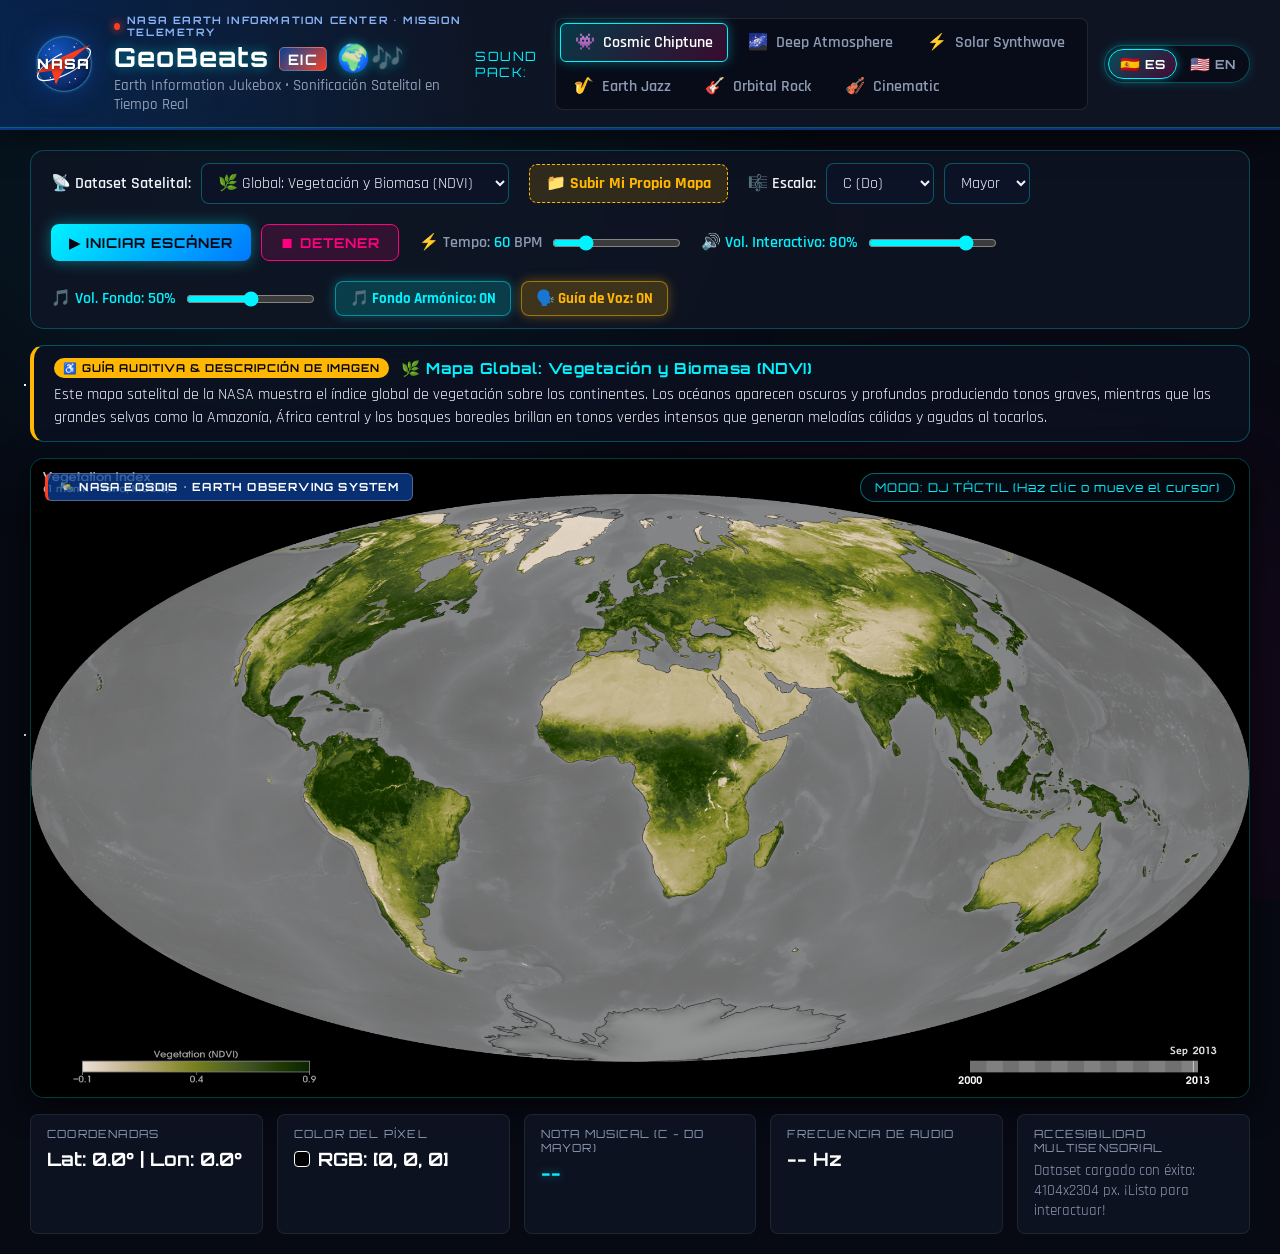
<file: index.html>
<!DOCTYPE html>
<html lang="en">
<head>
  <meta charset="UTF-8" />
  <meta http-equiv="refresh" content="0; url=/04_interface/index.html" />
  <meta name="viewport" content="width=device-width, initial-scale=1.0" />
  <title>GeoBeats: Earth Information Jukebox — NASA Space Apps</title>
  <script>
    window.location.replace("/04_interface/index.html");
  </script>
</head>
<body style="background:#050811;color:#f8fafc;font-family:sans-serif;display:flex;align-items:center;justify-content:center;height:100vh;margin:0;">
  <p>Loading <a href="/04_interface/index.html" style="color:#00f0ff;">GeoBeats: Earth Information Jukebox</a>...</p>
</body>
</html>
</file>
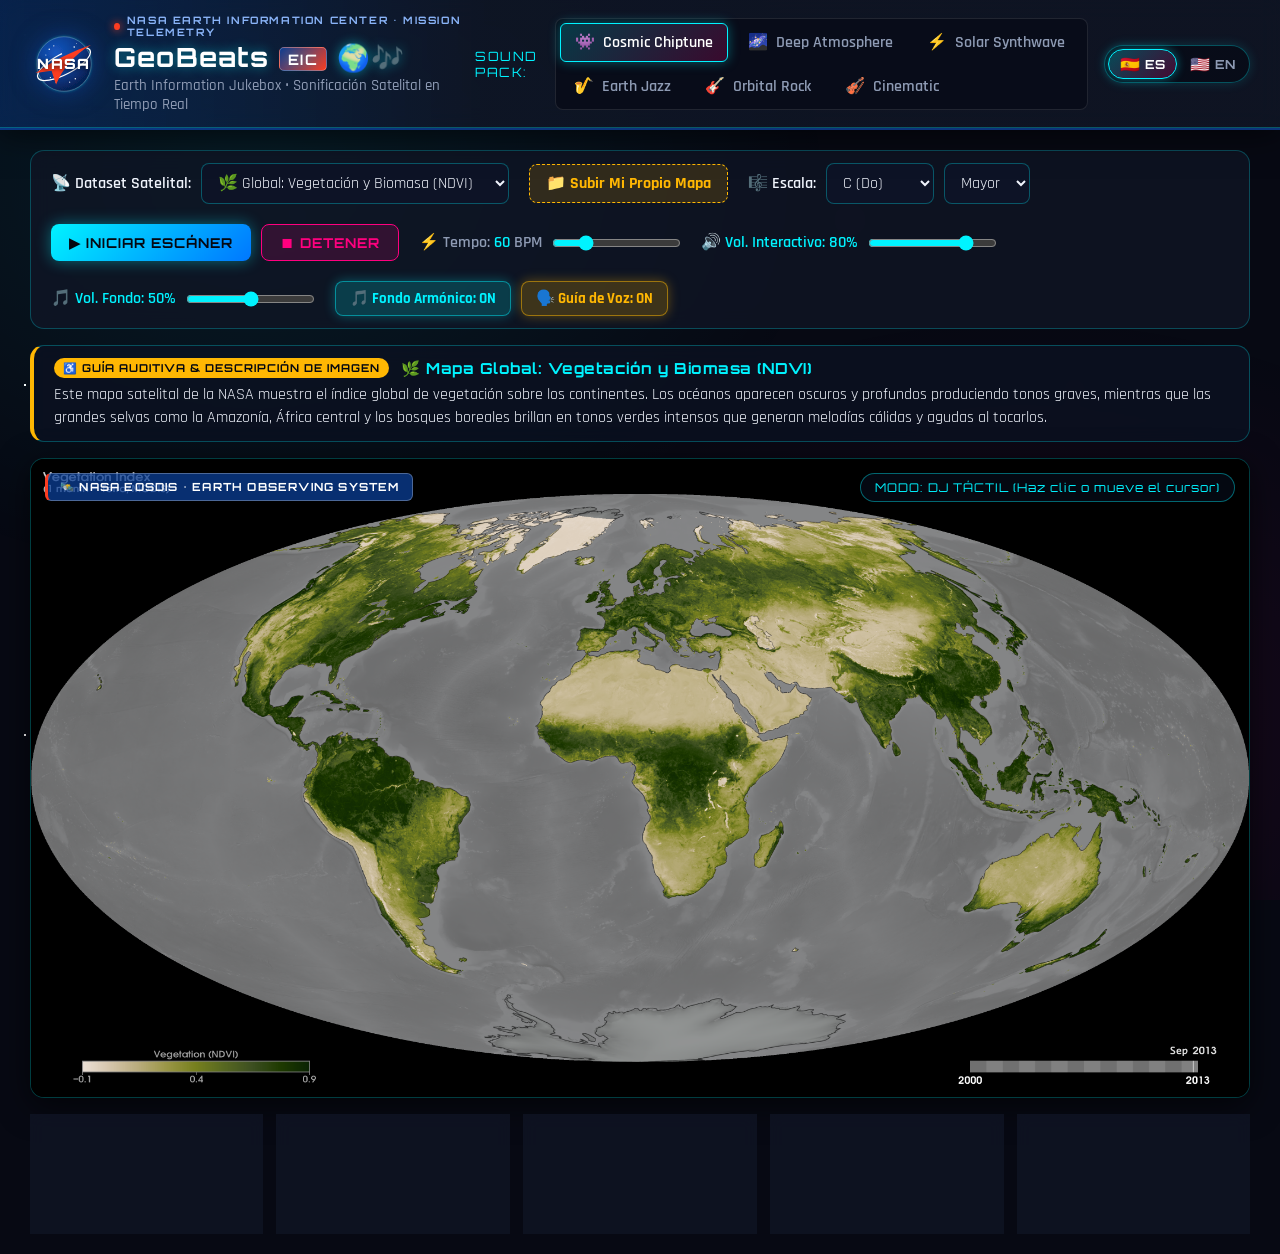
<file: 04_interface/index.html>
<!DOCTYPE html>
<html lang="es">
<head>
  <meta charset="UTF-8">
  <meta name="viewport" content="width=device-width, initial-scale=1.0">
  <title>NASA GeoBeats - Jukebox Terrestre</title>
  <link rel="preconnect" href="https://fonts.googleapis.com">
  <link rel="preconnect" href="https://fonts.gstatic.com" crossorigin>
  <link href="https://fonts.googleapis.com/css2?family=Orbitron:wght@500;700;900&family=Rajdhani:wght@500;600;700&display=swap" rel="stylesheet">
  <link rel="stylesheet" href="style.css">
</head>
<body>
  <div class="stars-bg"></div>

  <header class="app-header">
    <div class="logo-group">
      <div class="nasa-logo-wrapper" title="National Aeronautics and Space Administration - Earth Information Center">
        <svg class="nasa-meatball-svg" viewBox="0 0 120 120" xmlns="http://www.w3.org/2000/svg" role="img" aria-label="NASA Logo">
          <defs>
            <radialGradient id="nasaSphereGrad" cx="35%" cy="30%" r="70%">
              <stop offset="0%" stop-color="#1557c0"/>
              <stop offset="55%" stop-color="#0b3d91"/>
              <stop offset="100%" stop-color="#062256"/>
            </radialGradient>
            <filter id="nasaGlow" x="-20%" y="-20%" width="140%" height="140%">
              <feDropShadow dx="0" dy="0" stdDeviation="3" flood-color="#00f3ff" flood-opacity="0.45"/>
            </filter>
          </defs>
          <!-- Esfera Azul NASA (Meatball) -->
          <circle cx="60" cy="60" r="48" fill="url(#nasaSphereGrad)" stroke="rgba(255,255,255,0.22)" stroke-width="1.5" filter="url(#nasaGlow)"/>
          <!-- Constelaciones de estrellas blancas -->
          <circle cx="34" cy="34" r="1.3" fill="#ffffff"/>
          <circle cx="42" cy="28" r="1.0" fill="#ffffff"/>
          <circle cx="28" cy="44" r="0.9" fill="#ffffff"/>
          <circle cx="78" cy="30" r="1.4" fill="#ffffff"/>
          <circle cx="88" cy="38" r="1.0" fill="#ffffff"/>
          <circle cx="82" cy="24" r="0.8" fill="#ffffff"/>
          <circle cx="36" cy="84" r="1.2" fill="#ffffff"/>
          <circle cx="46" cy="92" r="0.9" fill="#ffffff"/>
          <circle cx="80" cy="86" r="1.3" fill="#ffffff"/>
          <circle cx="70" cy="92" r="1.0" fill="#ffffff"/>
          <!-- Órbita espacial blanca -->
          <ellipse cx="60" cy="60" rx="52" ry="18" fill="none" stroke="#ffffff" stroke-width="2.2" stroke-dasharray="180 45" transform="rotate(-28 60 60)"/>
          <!-- Vector Rojo Supersónico (Chevron NASA #FC3D21) -->
          <path d="M 10 76 Q 55 44 108 26 Q 64 52 46 96 L 38 72 L 10 76 Z" fill="#fc3d21"/>
          <!-- Tipografía Oficial NASA -->
          <text x="60" y="68" text-anchor="middle" fill="#ffffff" font-family="'Orbitron', sans-serif" font-weight="900" font-size="25" letter-spacing="2.5" style="filter: drop-shadow(0 2px 4px rgba(0,0,0,0.7));">NASA</text>
        </svg>
      </div>
      <div class="title-block">
        <div class="nasa-mission-tag">
          <span class="live-dot"></span>
          <span id="missionTagText">NASA EARTH INFORMATION CENTER • MISSION TELEMETRY</span>
        </div>
        <h1>GeoBeats <span class="title-accent">EIC</span> 🌍🎶</h1>
        <p class="subtitle" id="appSubtitle">Earth Information Jukebox • Sonificación Satelital en Tiempo Real</p>
      </div>
    </div>

    <div class="header-right-group">
      <!-- Sound Packs Selector -->
      <div class="sound-packs-container">
        <span class="pack-label" id="packLabel">SOUND PACK:</span>
        <div class="pack-buttons" id="packButtons">
          <button class="pack-btn active" data-pack="chiptune" id="btnChiptune">
            <span class="icon">👾</span>
            <span class="name">Cosmic Chiptune</span>
          </button>
          <button class="pack-btn" data-pack="lofi" id="btnLofi">
            <span class="icon">🌌</span>
            <span class="name">Deep Atmosphere</span>
          </button>
          <button class="pack-btn" data-pack="synthwave" id="btnSynthwave">
            <span class="icon">⚡</span>
            <span class="name">Solar Synthwave</span>
          </button>
          <button class="pack-btn" data-pack="jazz" id="btnJazz">
            <span class="icon">🎷</span>
            <span class="name">Earth Jazz</span>
          </button>
          <button class="pack-btn" data-pack="rock" id="btnRock">
            <span class="icon">🎸</span>
            <span class="name">Orbital Rock</span>
          </button>
          <button class="pack-btn" data-pack="cinematic" id="btnCinematic">
            <span class="icon">🎻</span>
            <span class="name">Cinematic</span>
          </button>
        </div>
      </div>

      <!-- Language Switch with Flags -->
      <div class="lang-switch" id="langSwitch" title="Cambiar idioma / Switch language">
        <button type="button" class="lang-option active" data-lang="es" id="btnLangEs">
          <span class="flag">🇪🇸</span>
          <span>ES</span>
        </button>
        <button type="button" class="lang-option" data-lang="en" id="btnLangEn">
          <span class="flag">🇺🇸</span>
          <span>EN</span>
        </button>
      </div>
    </div>
  </header>

  <main class="main-container">
    <!-- Controls Bar -->
    <section class="controls-bar">
      <div class="control-group">
        <label for="datasetSelect" id="datasetLabel">📡 Dataset Satelital:</label>
        <select id="datasetSelect">
          <option value="/01_datasets/vegetacion_ndvi.png" data-es="🌿 Global: Vegetación y Biomasa (NDVI)" data-en="🌿 Global: Vegetation & Biomass (NDVI)">🌿 Global: Vegetación y Biomasa (NDVI)</option>
          <option value="/01_datasets/temperatura_global.png" data-es="🌡️ Global: Anomalías Térmicas" data-en="🌡️ Global: Thermal Anomalies">🌡️ Global: Anomalías Térmicas</option>
          <option value="/01_datasets/corrientes_oceanicas.jpg" data-es="🌊 Global: Corrientes Oceánicas (ECCO)" data-en="🌊 Global: Ocean Currents (ECCO)">🌊 Global: Corrientes Oceánicas (ECCO)</option>
          <option value="/01_datasets/sudamerica_incendios_ndvi.jpg" data-es="🌎 Sudamérica: Amazonía & Incendios" data-en="🌎 South America: Amazonia & Wildfires">🌎 Sudamérica: Amazonía & Incendios</option>
          <option value="/01_datasets/patagonia_glaciar_upsala.jpg" data-es="🏔️ Argentina: Glaciar Upsala (Patagonia)" data-en="🏔️ Argentina: Upsala Glacier (Patagonia)">🏔️ Argentina: Glaciar Upsala (Patagonia)</option>
        </select>
      </div>

      <div class="control-group upload-btn-wrapper">
        <label for="customImageInput" class="custom-file-label" id="uploadLabel">
          📁 Subir Mi Propio Mapa
        </label>
        <input type="file" id="customImageInput" accept="image/png, image/jpeg, image/webp">
      </div>

      <div class="control-group scale-selector-group">
        <label for="scaleRootSelect" id="scaleLabel">🎼 Escala:</label>
        <select id="scaleRootSelect" title="Seleccionar nota tónica de la escala">
          <option value="C" selected>C (Do)</option>
          <option value="C#">C# (Do#)</option>
          <option value="D">D (Re)</option>
          <option value="Eb">Eb (Mib)</option>
          <option value="E">E (Mi)</option>
          <option value="F">F (Fa)</option>
          <option value="F#">F# (Fa#)</option>
          <option value="G">G (Sol)</option>
          <option value="Ab">Ab (Lab)</option>
          <option value="A">A (La)</option>
          <option value="Bb">Bb (Sib)</option>
          <option value="B">B (Si)</option>
        </select>
        <select id="scaleModeSelect" title="Seleccionar modo Mayor o Menor">
          <option value="major" data-es="Mayor" data-en="Major" selected>Mayor</option>
          <option value="minor" data-es="Menor" data-en="Minor">Menor</option>
        </select>
      </div>

      <div class="playback-controls">
        <button id="btnPlay" class="action-btn play-btn">▶ INICIAR ESCÁNER</button>
        <button id="btnStop" class="action-btn stop-btn">⏹ DETENER</button>
      </div>

      <div class="slider-group">
        <label for="speedRange">⚡ Tempo: <span id="speedValue">60</span> BPM</label>
        <input type="range" id="speedRange" min="30" max="160" value="60">
      </div>

      <div class="slider-group">
        <label for="volumeRange"><span id="volumeLabelText">🔊 Vol. Interactivo:</span> <span id="volumeValue">80%</span></label>
        <input type="range" id="volumeRange" min="0" max="100" value="80" title="Volumen de las notas interactivas del mapa">
      </div>

      <div class="slider-group">
        <label for="bgVolumeRange"><span id="bgVolumeLabelText">🎵 Vol. Fondo:</span> <span id="bgVolumeValue">50%</span></label>
        <input type="range" id="bgVolumeRange" min="0" max="100" value="50" title="Volumen de la banda sonora armónica de fondo">
      </div>

      <div class="control-group">
        <button id="btnBgMusic" class="bg-music-btn active" title="Activar/Desactivar banda sonora armónica de fondo en bajo volumen">
          🎵 Fondo Armónico: ON
        </button>
        <button id="btnVoiceGuide" class="voice-guide-btn active" aria-pressed="true" title="Activar/Desactivar instrucciones habladas para personas no videntes (Tecla V)">
          🗣️ Guía de Voz: ON
        </button>
      </div>
    </section>

    <!-- Breve Introducción Escrita y Hablada de la Imagen Actual (1 Párrafo) -->
    <section class="image-intro-card" id="imageIntroCard" aria-live="polite">
      <div class="intro-header">
        <span class="intro-badge" id="introBadgeLabel">♿ GUÍA AUDITIVA & DESCRIPCIÓN DE IMAGEN</span>
        <strong class="intro-title" id="imageIntroTitle">🌿 Mapa Global: Vegetación y Biomasa (NDVI)</strong>
      </div>
      <p class="intro-paragraph" id="imageIntroText">
        Este mapa satelital de la NASA muestra el índice global de vegetación sobre los continentes. Los océanos aparecen oscuros y profundos produciendo tonos graves, mientras que las grandes selvas como la Amazonía, África central y los bosques boreales brillan en tonos verdes intensos que generan melodías cálidas y agudas al tocarlos.
      </p>
    </section>

    <!-- Interactive Canvas Viewer -->
    <section class="viewer-section">
      <div class="canvas-wrapper" id="canvasWrapper">
        <canvas id="mapCanvas"></canvas>
        <div id="crosshairX" class="crosshair-x"></div>
        <div id="crosshairY" class="crosshair-y"></div>
        <div id="scanLine" class="scan-line"></div>
        <div id="cursorPulse" class="cursor-pulse"></div>
        <div class="nasa-hud-badge" id="nasaHudBadge">🛰️ NASA EOSDIS • EARTH OBSERVING SYSTEM</div>
        <div class="mode-badge" id="modeBadge">MODO: DJ TÁCTIL (Haz clic o mueve el cursor)</div>
      </div>
    </section>

    <!-- Telemetry & Accessibility Dashboard -->
    <footer class="telemetry-dashboard">
      <div class="telemetry-card">
        <span class="telem-title" id="titleCoords">COORDENADAS</span>
        <div class="telem-value" id="telemCoords">Lat: 0.0° | Lon: 0.0°</div>
      </div>
      <div class="telemetry-card">
        <span class="telem-title" id="titlePixelColor">COLOR DEL PÍXEL</span>
        <div class="telem-value color-badge-wrap">
          <span id="colorSwatch" class="color-swatch"></span>
          <span id="telemRGB">RGB: [0, 0, 0]</span>
        </div>
      </div>
      <div class="telemetry-card">
        <span class="telem-title" id="telemScaleTitle">NOTA MUSICAL (C - DO MAYOR)</span>
        <div class="telem-value note-highlight" id="telemNote">--</div>
      </div>
      <div class="telemetry-card">
        <span class="telem-title" id="titleFreq">FRECUENCIA DE AUDIO</span>
        <div class="telem-value" id="telemFreq">-- Hz</div>
      </div>
      <div class="telemetry-card accessibility-tip">
        <span class="telem-title" id="titleAccess">ACCESIBILIDAD MULTISENSORIAL</span>
        <div class="telem-desc" id="telemDesc">Pasa el cursor o activa el escáner para escuchar cómo suena la superficie de la Tierra.</div>
      </div>
    </footer>
  </main>

  <script src="descriptions.js"></script>
  <script src="audio.js"></script>
  <script src="app.js"></script>
</body>
</html>
</file>
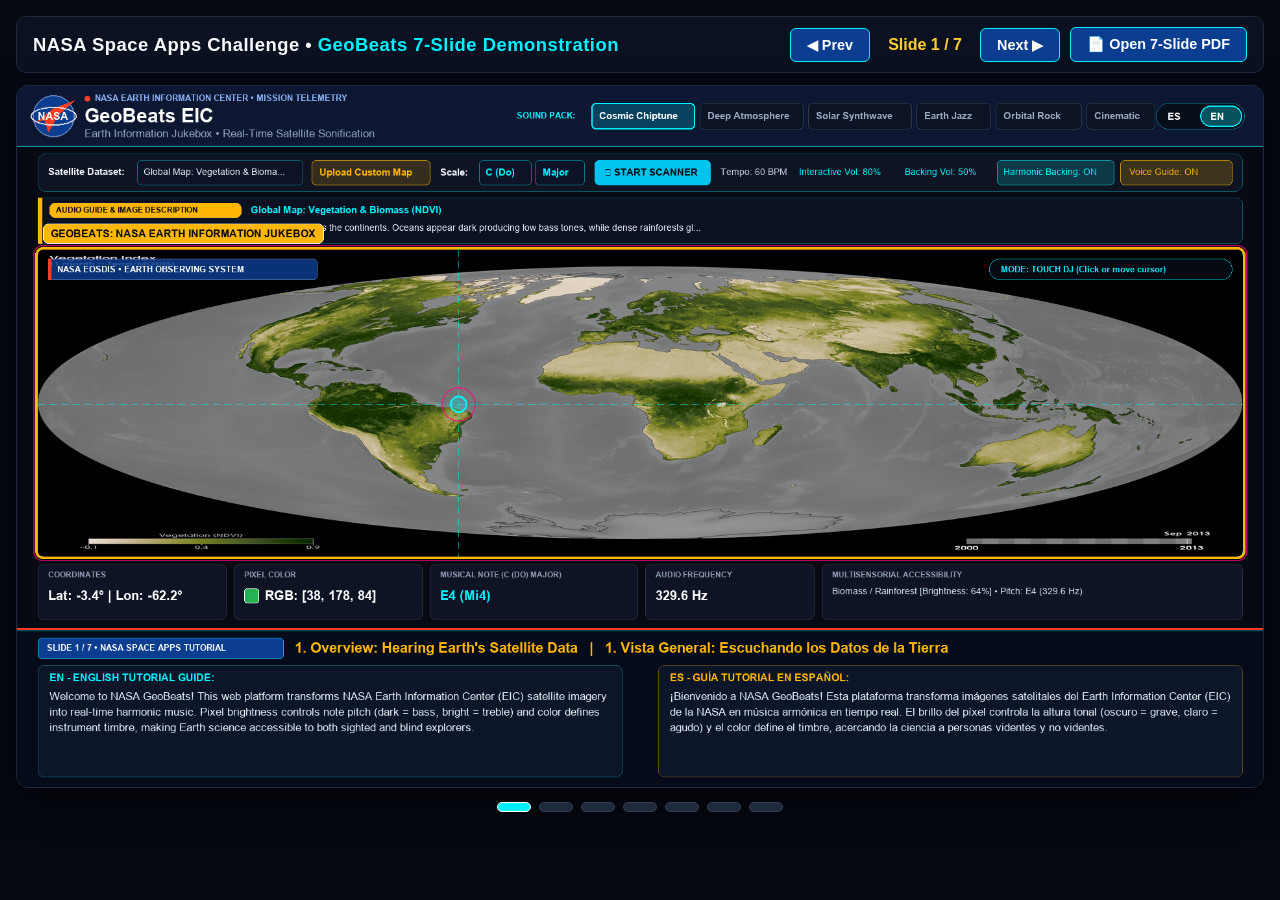
<file: 06_presentation_slides/index.html>
<!DOCTYPE html>
<html lang="en">
<head>
  <meta charset="UTF-8" />
  <meta name="viewport" content="width=device-width, initial-scale=1.0" />
  <title>GeoBeats: Earth Information Jukebox — 7-Slide NASA Presentation</title>
  <style>
    :root {
      --bg: #050811;
      --panel: #0b1120;
      --border: #1e293b;
      --cyan: #00f0ff;
      --gold: #ffcc33;
      --nasa-blue: #0b3d91;
      --text: #f8fafc;
      --muted: #94a3b8;
    }
    * { box-sizing: border-box; margin: 0; padding: 0; }
    body {
      background: var(--bg);
      color: var(--text);
      font-family: -apple-system, BlinkMacSystemFont, "Segoe UI", Roboto, sans-serif;
      min-height: 100vh;
      display: flex;
      flex-direction: column;
      align-items: center;
      padding: 16px;
    }
    header {
      width: 100%;
      max-width: 1280px;
      display: flex;
      justify-content: space-between;
      align-items: center;
      margin-bottom: 12px;
      padding: 10px 16px;
      background: var(--panel);
      border: 1px solid var(--border);
      border-radius: 10px;
    }
    header h1 {
      font-size: 1.15rem;
      letter-spacing: 0.5px;
    }
    header h1 span {
      color: var(--cyan);
    }
    .controls {
      display: flex;
      gap: 10px;
      align-items: center;
    }
    button, a.btn {
      background: var(--nasa-blue);
      color: #fff;
      border: 1px solid var(--cyan);
      padding: 8px 16px;
      border-radius: 6px;
      font-weight: 600;
      cursor: pointer;
      text-decoration: none;
      font-size: 0.9rem;
    }
    button:hover, a.btn:hover {
      background: #1453bd;
    }
    .slide-counter {
      font-weight: 700;
      color: var(--gold);
      min-width: 90px;
      text-align: center;
    }
    .slide-container {
      width: 100%;
      max-width: 1280px;
      background: var(--panel);
      border: 1px solid var(--border);
      border-radius: 12px;
      overflow: hidden;
      box-shadow: 0 12px 35px rgba(0, 0, 0, 0.6);
    }
    .slide-container img {
      width: 100%;
      height: auto;
      display: block;
    }
    .dots {
      display: flex;
      gap: 8px;
      margin-top: 14px;
    }
    .dot {
      width: 34px;
      height: 10px;
      border-radius: 5px;
      background: #1e293b;
      cursor: pointer;
      border: 1px solid #334155;
    }
    .dot.active {
      background: var(--cyan);
      border-color: #fff;
    }
  </style>
</head>
<body>
  <header>
    <h1>NASA Space Apps Challenge • <span>GeoBeats 7-Slide Demonstration</span></h1>
    <div class="controls">
      <button id="prevBtn">◀ Prev</button>
      <span class="slide-counter" id="slideCounter">Slide 1 / 7</span>
      <button id="nextBtn">Next ▶</button>
      <a class="btn" href="./GeoBeats_NASA_7_Slides.pdf" target="_blank">📄 Open 7-Slide PDF</a>
    </div>
  </header>

  <div class="slide-container">
    <img id="slideImg" src="./slide_01_intro_overview.png" alt="Slide 1" />
  </div>

  <div class="dots" id="dotsContainer"></div>

  <script>
    const slides = [
      "./slide_01_intro_overview.png",
      "./slide_02_header_soundpacks_lang.png",
      "./slide_03_controls_scales_volume.png",
      "./slide_04_accessibility_voice_guide.png",
      "./slide_05_touch_dj_mode.png",
      "./slide_06_live_scanner_mode.png",
      "./slide_07_telemetry_and_impact.png"
    ];
    let current = 0;
    const imgEl = document.getElementById("slideImg");
    const counterEl = document.getElementById("slideCounter");
    const dotsContainer = document.getElementById("dotsContainer");

    function render() {
      imgEl.src = slides[current];
      imgEl.alt = "Slide " + (current + 1);
      counterEl.textContent = "Slide " + (current + 1) + " / " + slides.length;
      Array.from(dotsContainer.children).forEach((d, idx) => {
        d.classList.toggle("active", idx === current);
      });
    }

    slides.forEach((_, idx) => {
      const d = document.createElement("div");
      d.className = "dot" + (idx === 0 ? " active" : "");
      d.addEventListener("click", () => {
        current = idx;
        render();
      });
      dotsContainer.appendChild(d);
    });

    document.getElementById("prevBtn").addEventListener("click", () => {
      current = (current - 1 + slides.length) % slides.length;
      render();
    });
    document.getElementById("nextBtn").addEventListener("click", () => {
      current = (current + 1) % slides.length;
      render();
    });
    window.addEventListener("keydown", (e) => {
      if (e.key === "ArrowRight" || e.key === " ") {
        current = (current + 1) % slides.length;
        render();
      } else if (e.key === "ArrowLeft") {
        current = (current - 1 + slides.length) % slides.length;
        render();
      }
    });
  </script>
</body>
</html>
</file>
<file: 04_interface/style.css>
/* ==========================================================================
   NASA GeoBeats - Estilos Visuales (04_interface/style.css)
   Estética Centro de Control Espacial, Glassmorphism y Paleta Neón
   ========================================================================== */

:root {
  --bg-deep: #070913;
  --bg-panel: rgba(16, 22, 38, 0.75);
  --border-neon: rgba(0, 243, 255, 0.25);
  --accent-cyan: #00f3ff;
  --accent-magenta: #ff007f;
  --accent-amber: #ffb703;
  --text-main: #f0f4fc;
  --text-muted: #8e9bb4;
  --font-cyber: 'Orbitron', monospace, sans-serif;
  --font-body: 'Rajdhani', sans-serif;
  --radius-sm: 8px;
  --radius-md: 14px;
}

* {
  margin: 0;
  padding: 0;
  box-sizing: border-box;
}

body {
  background-color: var(--bg-deep);
  color: var(--text-main);
  font-family: var(--font-body);
  min-height: 100vh;
  display: flex;
  flex-direction: column;
  overflow-x: hidden;
  position: relative;
}

/* Fondo Estrellado Animado */
.stars-bg {
  position: fixed;
  top: 0;
  left: 0;
  width: 100vw;
  height: 100vh;
  background: 
    radial-gradient(ellipse at 20% 20%, rgba(0, 243, 255, 0.08) 0%, transparent 40%),
    radial-gradient(ellipse at 80% 80%, rgba(255, 0, 127, 0.08) 0%, transparent 40%),
    radial-gradient(1px 1px at 25px 35px, #ffffff 100%, transparent),
    radial-gradient(1.5px 1.5px at 150px 80px, #00f3ff 100%, transparent),
    radial-gradient(1px 1px at 300px 220px, #ffffff 100%, transparent);
  background-size: 100% 100%, 100% 100%, 350px 350px, 450px 450px, 550px 550px;
  pointer-events: none;
  z-index: 0;
}

/* Header */
.app-header {
  position: relative;
  z-index: 10;
  display: flex;
  justify-content: space-between;
  align-items: center;
  padding: 14px 30px;
  background: linear-gradient(90deg, rgba(11, 61, 145, 0.42) 0%, rgba(16, 22, 38, 0.85) 38%, rgba(16, 22, 38, 0.85) 100%);
  backdrop-filter: blur(12px);
  border-bottom: 2px solid rgba(11, 61, 145, 0.8);
  box-shadow: 0 4px 30px rgba(0, 0, 0, 0.6), inset 0 -1px 0 rgba(0, 243, 255, 0.3);
}

.logo-group {
  display: flex;
  align-items: center;
  gap: 16px;
}

.nasa-logo-wrapper {
  width: 68px;
  height: 68px;
  flex-shrink: 0;
  display: flex;
  align-items: center;
  justify-content: center;
  filter: drop-shadow(0 0 12px rgba(11, 61, 145, 0.85));
  transition: transform 0.3s ease;
}

.nasa-logo-wrapper:hover {
  transform: scale(1.06) rotate(-2deg);
}

.nasa-meatball-svg {
  width: 100%;
  height: 100%;
  overflow: visible;
}

.title-block {
  display: flex;
  flex-direction: column;
  gap: 2px;
}

.nasa-mission-tag {
  display: inline-flex;
  align-items: center;
  gap: 7px;
  font-family: var(--font-cyber);
  font-size: 0.64rem;
  font-weight: 700;
  letter-spacing: 1.6px;
  color: #8ab4f8;
  text-transform: uppercase;
}

.live-dot {
  width: 7px;
  height: 7px;
  border-radius: 50%;
  background-color: #fc3d21;
  box-shadow: 0 0 8px #fc3d21;
  animation: nasaPulse 1.8s infinite ease-in-out;
}

@keyframes nasaPulse {
  0%, 100% { opacity: 1; transform: scale(1); }
  50% { opacity: 0.4; transform: scale(0.85); }
}

h1 {
  font-family: var(--font-cyber);
  font-size: 1.65rem;
  letter-spacing: 1.2px;
  color: #fff;
  text-shadow: 0 0 12px rgba(0, 243, 255, 0.45);
}

.title-accent {
  font-size: 0.9rem;
  background: linear-gradient(135deg, #0b3d91, #fc3d21);
  padding: 2px 8px;
  border-radius: 5px;
  vertical-align: middle;
  letter-spacing: 1.5px;
  border: 1px solid rgba(255, 255, 255, 0.25);
}

.subtitle {
  color: var(--text-muted);
  font-size: 0.95rem;
  font-weight: 500;
}

/* Sound Packs Buttons & Language Switch */
.header-right-group {
  display: flex;
  align-items: center;
  gap: 16px;
}

.sound-packs-container {
  display: flex;
  align-items: center;
  gap: 12px;
}

.lang-switch {
  display: flex;
  align-items: center;
  background: rgba(8, 12, 24, 0.85);
  border: 1px solid rgba(0, 243, 255, 0.3);
  border-radius: 24px;
  padding: 3px;
  gap: 2px;
  box-shadow: 0 0 12px rgba(0, 243, 255, 0.15);
}

.lang-option {
  background: transparent;
  border: none;
  color: var(--text-muted);
  font-family: var(--font-cyber);
  font-size: 0.78rem;
  font-weight: 700;
  padding: 6px 11px;
  border-radius: 20px;
  cursor: pointer;
  display: flex;
  align-items: center;
  gap: 5px;
  transition: all 0.22s ease;
}

.lang-option .flag {
  font-size: 1rem;
  line-height: 1;
}

.lang-option:hover {
  color: #fff;
}

.lang-option.active {
  background: linear-gradient(135deg, rgba(0, 243, 255, 0.28), rgba(255, 0, 127, 0.25));
  color: #fff;
  border: 1px solid var(--accent-cyan);
  box-shadow: 0 0 10px rgba(0, 243, 255, 0.4);
}

.pack-label {
  font-family: var(--font-cyber);
  font-size: 0.8rem;
  color: var(--accent-cyan);
  letter-spacing: 1.5px;
}

.pack-buttons {
  display: flex;
  flex-wrap: wrap;
  gap: 6px;
  background: rgba(8, 12, 24, 0.8);
  padding: 4px;
  border-radius: var(--radius-sm);
  border: 1px solid rgba(255, 255, 255, 0.1);
  max-width: 620px;
}

.pack-btn {
  background: transparent;
  border: none;
  color: var(--text-muted);
  padding: 8px 14px;
  border-radius: 6px;
  font-family: var(--font-body);
  font-size: 1rem;
  font-weight: 600;
  cursor: pointer;
  display: flex;
  align-items: center;
  gap: 8px;
  transition: all 0.25s ease;
}

.pack-btn:hover {
  color: #fff;
  background: rgba(255, 255, 255, 0.05);
}

.pack-btn.active {
  background: linear-gradient(135deg, rgba(0, 243, 255, 0.2), rgba(255, 0, 127, 0.2));
  color: #fff;
  border: 1px solid var(--accent-cyan);
  box-shadow: 0 0 12px rgba(0, 243, 255, 0.35);
}

/* Main Layout */
.main-container {
  position: relative;
  z-index: 5;
  flex: 1;
  display: flex;
  flex-direction: column;
  padding: 20px 30px;
  gap: 16px;
}

/* Controls Bar */
.controls-bar {
  display: flex;
  flex-wrap: wrap;
  align-items: center;
  gap: 20px;
  background: var(--bg-panel);
  backdrop-filter: blur(10px);
  padding: 12px 20px;
  border-radius: var(--radius-md);
  border: 1px solid var(--border-neon);
}

.control-group {
  display: flex;
  align-items: center;
  gap: 10px;
  font-size: 1rem;
  font-weight: 600;
}

select {
  background: #0d1326;
  color: var(--text-main);
  border: 1px solid rgba(0, 243, 255, 0.3);
  padding: 8px 12px;
  border-radius: var(--radius-sm);
  font-family: var(--font-body);
  font-size: 1rem;
  outline: none;
  cursor: pointer;
}

select:focus {
  border-color: var(--accent-cyan);
  box-shadow: 0 0 10px rgba(0, 243, 255, 0.4);
}

/* Custom Upload Button */
.upload-btn-wrapper input[type="file"] {
  display: none;
}

.custom-file-label {
  background: rgba(255, 183, 3, 0.15);
  color: var(--accent-amber);
  border: 1px dashed var(--accent-amber);
  padding: 8px 16px;
  border-radius: var(--radius-sm);
  cursor: pointer;
  font-weight: 700;
  transition: all 0.2s ease;
}

.custom-file-label:hover {
  background: rgba(255, 183, 3, 0.28);
  box-shadow: 0 0 12px rgba(255, 183, 3, 0.4);
}

/* Play / Stop Action Buttons */
.playback-controls {
  display: flex;
  gap: 10px;
}

.action-btn {
  font-family: var(--font-cyber);
  font-size: 0.85rem;
  font-weight: 700;
  padding: 9px 18px;
  border-radius: var(--radius-sm);
  border: none;
  cursor: pointer;
  letter-spacing: 1px;
  transition: all 0.2s ease;
}

.play-btn {
  background: linear-gradient(135deg, #00f3ff, #0077ff);
  color: #050811;
  box-shadow: 0 0 15px rgba(0, 243, 255, 0.4);
}

.play-btn:hover {
  transform: translateY(-1px);
  box-shadow: 0 0 22px rgba(0, 243, 255, 0.7);
}

.stop-btn {
  background: rgba(255, 0, 127, 0.15);
  color: var(--accent-magenta);
  border: 1px solid var(--accent-magenta);
}

.stop-btn:hover {
  background: var(--accent-magenta);
  color: #fff;
  box-shadow: 0 0 15px rgba(255, 0, 127, 0.5);
}

.slider-group {
  display: flex;
  align-items: center;
  gap: 10px;
  font-weight: 600;
  color: var(--text-muted);
}

.slider-group span {
  color: var(--accent-cyan);
}

input[type="range"] {
  accent-color: var(--accent-cyan);
  cursor: pointer;
}

/* Botón Banda Sonora Armónica de Fondo */
.bg-music-btn {
  background: rgba(0, 243, 255, 0.12);
  color: var(--accent-cyan);
  border: 1px solid rgba(0, 243, 255, 0.45);
  padding: 7px 14px;
  border-radius: var(--radius-sm);
  font-family: var(--font-body);
  font-size: 0.95rem;
  font-weight: 700;
  cursor: pointer;
  transition: all 0.25s ease;
}

.bg-music-btn.active {
  background: rgba(0, 243, 255, 0.18);
  box-shadow: 0 0 12px rgba(0, 243, 255, 0.3);
}

.bg-music-btn.off {
  background: rgba(255, 255, 255, 0.04);
  color: var(--text-muted);
  border-color: rgba(255, 255, 255, 0.15);
  box-shadow: none;
}

.bg-music-btn:hover {
  border-color: var(--accent-cyan);
  color: #fff;
}

/* Botón Guía de Voz para No Videntes */
.voice-guide-btn {
  background: rgba(255, 183, 3, 0.14);
  color: var(--accent-amber);
  border: 1px solid rgba(255, 183, 3, 0.5);
  padding: 7px 14px;
  border-radius: var(--radius-sm);
  font-family: var(--font-body);
  font-size: 0.95rem;
  font-weight: 700;
  cursor: pointer;
  transition: all 0.25s ease;
}

.voice-guide-btn.active {
  background: rgba(255, 183, 3, 0.2);
  box-shadow: 0 0 12px rgba(255, 183, 3, 0.35);
}

.voice-guide-btn.off {
  background: rgba(255, 255, 255, 0.04);
  color: var(--text-muted);
  border-color: rgba(255, 255, 255, 0.15);
  box-shadow: none;
}

.voice-guide-btn:hover {
  border-color: var(--accent-amber);
  color: #fff;
}

/* Tarjeta de Introducción Escrita de 1 Párrafo por Imagen */
.image-intro-card {
  background: rgba(12, 18, 34, 0.82);
  border: 1px solid rgba(0, 243, 255, 0.28);
  border-left: 4px solid var(--accent-amber);
  border-radius: var(--radius-md);
  padding: 12px 20px;
  backdrop-filter: blur(10px);
  display: flex;
  flex-direction: column;
  gap: 5px;
}

.intro-header {
  display: flex;
  flex-wrap: wrap;
  align-items: center;
  gap: 12px;
}

.intro-badge {
  font-family: var(--font-cyber);
  font-size: 0.68rem;
  font-weight: 700;
  color: #050811;
  background: var(--accent-amber);
  padding: 3px 9px;
  border-radius: 12px;
  letter-spacing: 1px;
}

.intro-title {
  font-family: var(--font-cyber);
  font-size: 0.95rem;
  color: var(--accent-cyan);
  letter-spacing: 0.5px;
}

.intro-paragraph {
  font-size: 1rem;
  color: var(--text-main);
  line-height: 1.45;
}

/* Viewer Canvas Section */
.viewer-section {
  flex: 1;
  display: flex;
  justify-content: center;
  align-items: center;
  min-height: 640px;
}

.canvas-wrapper {
  position: relative;
  width: 100%;
  max-width: 1440px;
  height: clamp(640px, 68vh, 820px);
  border-radius: var(--radius-md);
  overflow: hidden;
  border: 1px solid var(--border-neon);
  box-shadow: 0 8px 32px rgba(0, 0, 0, 0.6);
  background: #000;
  cursor: crosshair;
}

#mapCanvas {
  width: 100%;
  height: 100%;
  object-fit: fill;
  display: block;
}

/* Línea de Escáner Láser */
.scan-line {
  position: absolute;
  top: 0;
  left: 0;
  width: 3px;
  height: 100%;
  background: linear-gradient(to bottom, #00f3ff, #ff007f);
  box-shadow: 0 0 15px #00f3ff, 0 0 30px #ff007f;
  pointer-events: none;
  opacity: 0;
  transition: opacity 0.2s ease;
}

.scan-line.active {
  opacity: 1;
}

/* Proyecciones de Ejes Punteadas (Crosshair Satelital) */
.crosshair-x {
  position: absolute;
  left: 0;
  width: 100%;
  height: 0;
  border-top: 1px dashed rgba(0, 243, 255, 0.45);
  box-shadow: 0 0 6px rgba(0, 243, 255, 0.25);
  pointer-events: none;
  opacity: 0;
  transition: opacity 0.15s ease;
  z-index: 15;
}

.crosshair-y {
  position: absolute;
  top: 0;
  height: 100%;
  width: 0;
  border-left: 1px dashed rgba(0, 243, 255, 0.45);
  box-shadow: 0 0 6px rgba(0, 243, 255, 0.25);
  pointer-events: none;
  opacity: 0;
  transition: opacity 0.15s ease;
  z-index: 15;
}

/* Cursor Pulse */
.cursor-pulse {
  position: absolute;
  width: 22px;
  height: 22px;
  border-radius: 50%;
  border: 2px solid var(--accent-cyan);
  box-shadow: 0 0 12px var(--accent-cyan), inset 0 0 6px var(--accent-cyan);
  transform: translate(-50%, -50%) scale(1);
  pointer-events: none;
  opacity: 0;
  transition: opacity 0.15s ease, transform 0.1s ease;
  z-index: 20;
}

.cursor-pulse.pulsing {
  opacity: 1;
  transform: translate(-50%, -50%) scale(2.2);
  border-color: var(--accent-magenta);
  box-shadow: 0 0 20px var(--accent-magenta);
}

.nasa-hud-badge {
  position: absolute;
  top: 14px;
  left: 14px;
  background: rgba(11, 61, 145, 0.78);
  border: 1px solid rgba(255, 255, 255, 0.28);
  border-left: 3px solid #fc3d21;
  color: #ffffff;
  font-family: var(--font-cyber);
  font-size: 0.7rem;
  font-weight: 700;
  padding: 6px 12px;
  border-radius: 6px;
  letter-spacing: 1.2px;
  pointer-events: none;
  box-shadow: 0 2px 12px rgba(0, 0, 0, 0.5);
}

.mode-badge {
  position: absolute;
  top: 14px;
  right: 14px;
  background: rgba(5, 10, 20, 0.85);
  border: 1px solid rgba(0, 243, 255, 0.4);
  color: var(--accent-cyan);
  font-family: var(--font-cyber);
  font-size: 0.75rem;
  padding: 6px 14px;
  border-radius: 20px;
  letter-spacing: 1px;
}

/* Dashboard Inferior de Telemetría */
.telemetry-dashboard {
  display: grid;
  grid-template-columns: repeat(auto-fit, minmax(200px, 1fr));
  gap: 14px;
  position: relative;
  z-index: 10;
}

.telemetry-card {
  background: var(--bg-panel);
  border: 1px solid rgba(255, 255, 255, 0.08);
  border-radius: var(--radius-sm);
  padding: 12px 16px;
  backdrop-filter: blur(8px);
}

.telem-title {
  display: block;
  font-family: var(--font-cyber);
  font-size: 0.7rem;
  color: var(--text-muted);
  letter-spacing: 1.2px;
  margin-bottom: 6px;
}

.telem-value {
  font-family: var(--font-cyber);
  font-size: 1.15rem;
  font-weight: 700;
  color: #fff;
}

.note-highlight {
  color: var(--accent-cyan);
  text-shadow: 0 0 10px rgba(0, 243, 255, 0.5);
}

.color-badge-wrap {
  display: flex;
  align-items: center;
  gap: 8px;
}

.color-swatch {
  display: inline-block;
  width: 16px;
  height: 16px;
  border-radius: 4px;
  border: 1px solid #fff;
  background: #000;
}

.accessibility-tip {
  grid-column: span 1;
}

.telem-desc {
  font-size: 0.95rem;
  color: var(--text-muted);
  line-height: 1.3;
}
</file>
